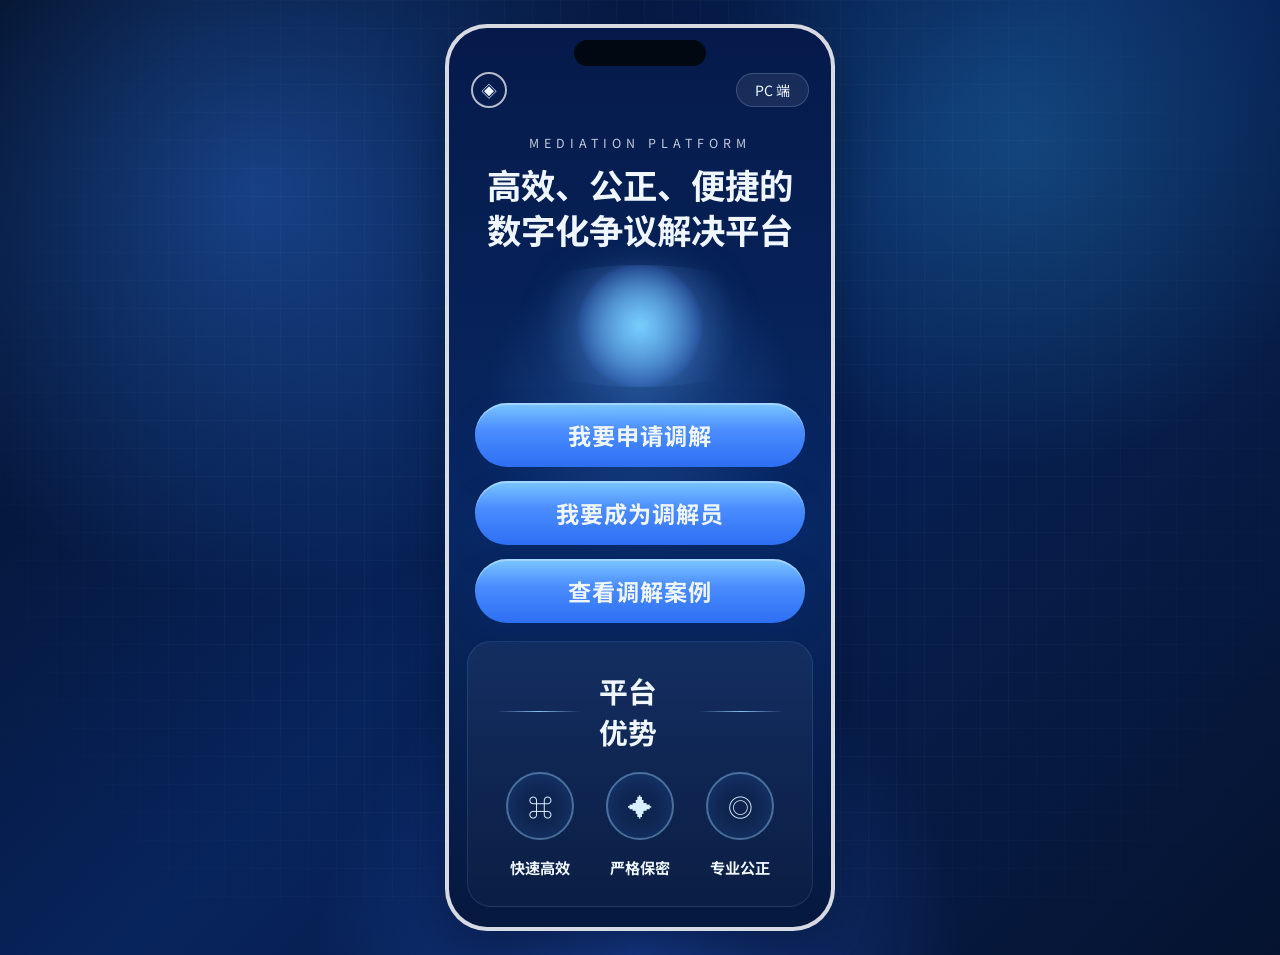
<file: platform-mobile.html>
<!DOCTYPE html>
<html lang="zh-CN">
<head>
  <meta charset="UTF-8">
  <meta name="viewport" content="width=device-width, initial-scale=1.0">
  <title>调解平台 H5 端</title>
  <link rel="preconnect" href="https://fonts.googleapis.com">
  <link rel="preconnect" href="https://fonts.gstatic.com" crossorigin>
  <link href="https://fonts.googleapis.com/css2?family=Noto+Sans+SC:wght@400;500;700;800&display=swap" rel="stylesheet">
  <link rel="stylesheet" href="./styles.css">
</head>
<body class="mobile-body">
  <main class="mobile-stage">
    <section class="phone-frame">
      <div class="phone-frame__notch"></div>

      <header class="mobile-topbar">
        <a class="mobile-logo" href="./index.html">◈</a>
        <a class="mobile-switch" href="./platform-pc.html">PC 端</a>
      </header>

      <section class="mobile-hero">
        <p class="mobile-hero__eyebrow">Mediation Platform</p>
        <h1>高效、公正、便捷的数字化争议解决平台</h1>
        <div class="mobile-portal"></div>
      </section>

      <section class="mobile-actions">
        <a href="#" class="mobile-action-btn">我要申请调解</a>
        <a href="#" class="mobile-action-btn">我要成为调解员</a>
        <a href="#" class="mobile-action-btn">查看调解案例</a>
      </section>

      <section class="mobile-advantages">
        <div class="section-title section-title--mobile">
          <span></span>
          <h2>平台优势</h2>
          <span></span>
        </div>
        <div class="mobile-adv-grid">
          <article class="mobile-adv-item">
            <div class="mobile-adv-item__icon">⌘</div>
            <strong>快速高效</strong>
          </article>
          <article class="mobile-adv-item">
            <div class="mobile-adv-item__icon">✦</div>
            <strong>严格保密</strong>
          </article>
          <article class="mobile-adv-item">
            <div class="mobile-adv-item__icon">◎</div>
            <strong>专业公正</strong>
          </article>
        </div>
      </section>
    </section>
  </main>
</body>
</html>
</file>
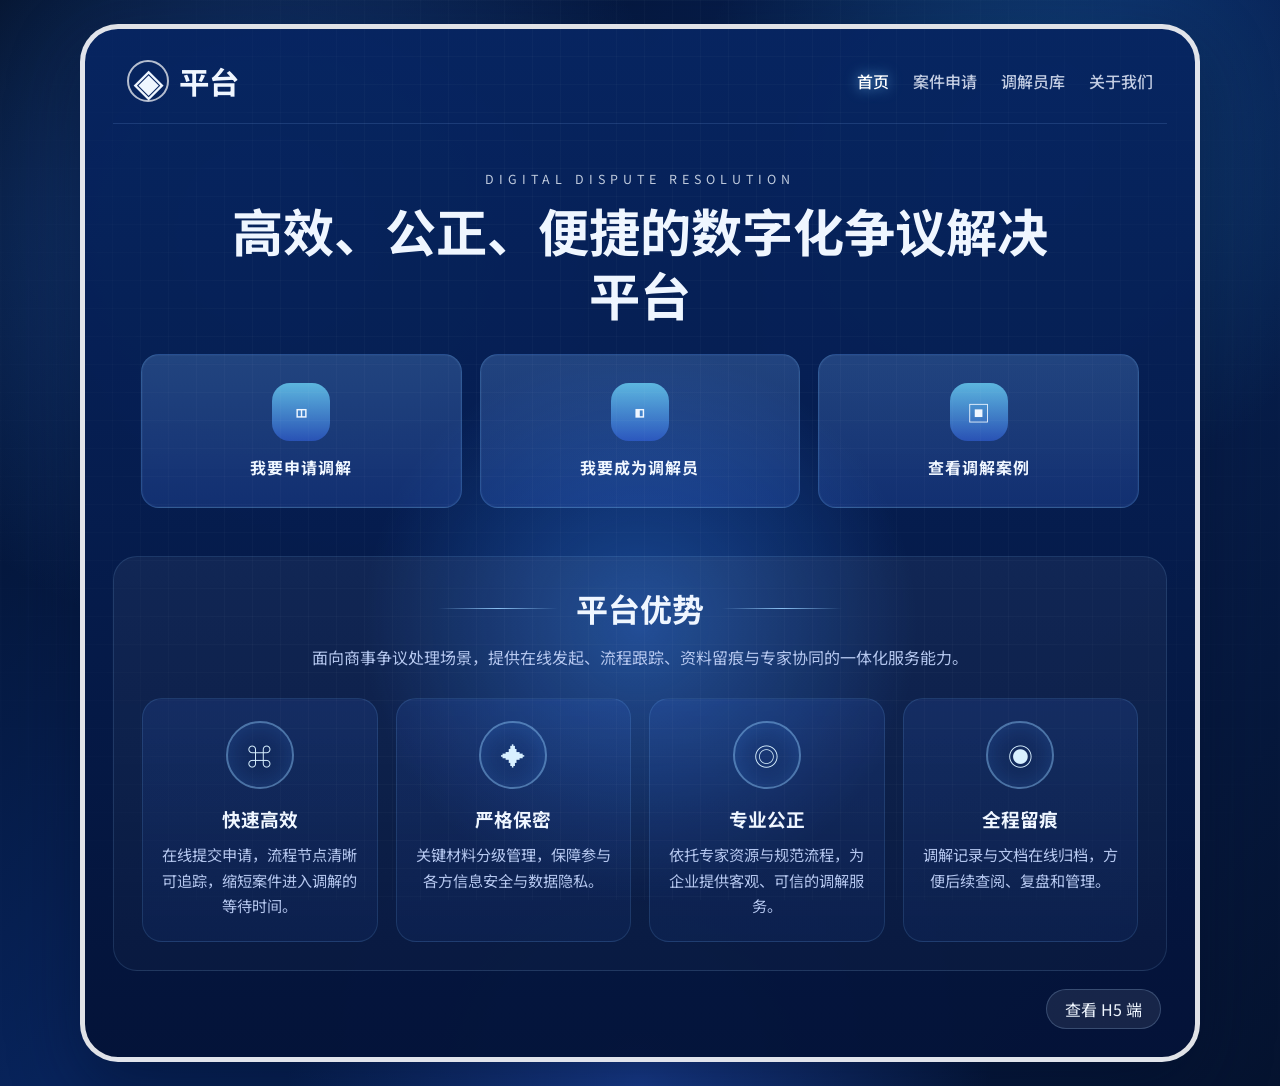
<file: platform-pc.html>
<!DOCTYPE html>
<html lang="zh-CN">
<head>
  <meta charset="UTF-8">
  <meta name="viewport" content="width=device-width, initial-scale=1.0">
  <title>调解平台 PC 端</title>
  <link rel="preconnect" href="https://fonts.googleapis.com">
  <link rel="preconnect" href="https://fonts.gstatic.com" crossorigin>
  <link href="https://fonts.googleapis.com/css2?family=Noto+Sans+SC:wght@400;500;700;800&display=swap" rel="stylesheet">
  <link rel="stylesheet" href="./styles.css">
</head>
<body class="platform-body">
  <main class="pc-page">
    <section class="pc-frame">
      <header class="pc-header">
        <a class="brand" href="./index.html">
          <span class="brand__mark">◈</span>
          <span>平台</span>
        </a>
        <nav class="pc-nav">
          <a href="./platform-pc.html" class="is-active">首页</a>
          <a href="#">案件申请</a>
          <a href="#">调解员库</a>
          <a href="#">关于我们</a>
        </nav>
      </header>

      <section class="pc-hero">
        <p class="pc-hero__eyebrow">Digital Dispute Resolution</p>
        <h1>高效、公正、便捷的数字化争议解决平台</h1>

        <div class="pc-actions">
          <a class="pc-action-card" href="./platform-mobile.html">
            <span class="pc-action-card__icon">◫</span>
            <strong>我要申请调解</strong>
          </a>
          <a class="pc-action-card" href="#">
            <span class="pc-action-card__icon">◧</span>
            <strong>我要成为调解员</strong>
          </a>
          <a class="pc-action-card" href="#">
            <span class="pc-action-card__icon">▣</span>
            <strong>查看调解案例</strong>
          </a>
        </div>
      </section>

      <section class="advantages">
        <div class="section-title">
          <span></span>
          <h2>平台优势</h2>
          <span></span>
        </div>
        <p class="advantages__intro">面向商事争议处理场景，提供在线发起、流程跟踪、资料留痕与专家协同的一体化服务能力。</p>

        <div class="advantage-grid">
          <article class="advantage-item">
            <div class="advantage-item__icon">⌘</div>
            <h3>快速高效</h3>
            <p>在线提交申请，流程节点清晰可追踪，缩短案件进入调解的等待时间。</p>
          </article>
          <article class="advantage-item">
            <div class="advantage-item__icon">✦</div>
            <h3>严格保密</h3>
            <p>关键材料分级管理，保障参与各方信息安全与数据隐私。</p>
          </article>
          <article class="advantage-item">
            <div class="advantage-item__icon">◎</div>
            <h3>专业公正</h3>
            <p>依托专家资源与规范流程，为企业提供客观、可信的调解服务。</p>
          </article>
          <article class="advantage-item">
            <div class="advantage-item__icon">◉</div>
            <h3>全程留痕</h3>
            <p>调解记录与文档在线归档，方便后续查阅、复盘和管理。</p>
          </article>
        </div>
      </section>

      <footer class="pc-footer">
        <a href="./platform-mobile.html">查看 H5 端</a>
      </footer>
    </section>
  </main>
</body>
</html>
</file>
<file: styles.css>
:root {
  --bg-deep: #041634;
  --bg-mid: #0d2f73;
  --bg-soft: #123f98;
  --card: rgba(7, 26, 68, 0.84);
  --card-soft: rgba(255, 255, 255, 0.08);
  --line: rgba(138, 196, 255, 0.35);
  --text: #eff6ff;
  --muted: #b5c7ef;
  --primary: #4b8dff;
  --primary-strong: #2f6ff1;
  --shadow: 0 24px 70px rgba(2, 14, 41, 0.45);
}

* {
  box-sizing: border-box;
}

html,
body {
  margin: 0;
  min-height: 100%;
  font-family: "Noto Sans SC", sans-serif;
  color: var(--text);
}

body {
  background:
    radial-gradient(circle at 20% 20%, rgba(54, 134, 255, 0.38), transparent 32%),
    radial-gradient(circle at 80% 15%, rgba(59, 194, 255, 0.22), transparent 25%),
    radial-gradient(circle at 50% 100%, rgba(45, 98, 224, 0.5), transparent 28%),
    linear-gradient(135deg, #020d22, #08245c 48%, #05132f 100%);
  overflow-x: hidden;
}

body::before {
  content: "";
  position: fixed;
  inset: 0;
  pointer-events: none;
  background-image:
    linear-gradient(rgba(255, 255, 255, 0.025) 1px, transparent 1px),
    linear-gradient(90deg, rgba(255, 255, 255, 0.025) 1px, transparent 1px);
  background-size: 28px 28px;
  mask-image: radial-gradient(circle at center, black 55%, transparent 100%);
}

a {
  color: inherit;
  text-decoration: none;
}

.landing-body,
.platform-body,
.mobile-body {
  display: grid;
  place-items: center;
  padding: 24px;
}

.landing-shell {
  position: relative;
  width: min(1200px, 100%);
  min-height: calc(100vh - 48px);
  display: grid;
  place-items: center;
}

.landing-device {
  position: absolute;
  width: min(88vw, 920px);
  height: min(62vw, 560px);
  border-radius: 40px;
  background:
    linear-gradient(145deg, rgba(12, 22, 52, 0.92), rgba(6, 21, 57, 0.64)),
    linear-gradient(90deg, rgba(255, 255, 255, 0.12), rgba(255, 255, 255, 0));
  border: 1px solid rgba(255, 255, 255, 0.08);
  box-shadow: var(--shadow);
  transform: rotate(-8deg) translate(-8%, -4%);
}

.landing-device::before {
  content: "";
  position: absolute;
  inset: 24px;
  border-radius: 28px;
  background:
    linear-gradient(90deg, rgba(8, 24, 58, 0.98) 0 19%, transparent 19%),
    radial-gradient(circle at 65% 40%, rgba(73, 140, 255, 0.35), transparent 24%),
    linear-gradient(180deg, rgba(255, 255, 255, 0.94), rgba(231, 240, 255, 0.9));
}

.landing-device::after {
  content: "";
  position: absolute;
  left: 52px;
  top: 70px;
  width: 120px;
  height: 280px;
  border-radius: 18px;
  background:
    linear-gradient(rgba(255, 255, 255, 0.08) 0 0) 24px 20px / 72px 10px no-repeat,
    linear-gradient(rgba(255, 255, 255, 0.08) 0 0) 24px 52px / 72px 10px no-repeat,
    linear-gradient(rgba(255, 255, 255, 0.08) 0 0) 24px 84px / 72px 10px no-repeat,
    linear-gradient(rgba(73, 141, 255, 0.9) 0 0) 12px 132px / 96px 28px no-repeat;
}

.service-card {
  position: relative;
  width: min(760px, 100%);
  padding: 0 0 28px;
  border-radius: 30px;
  background: linear-gradient(180deg, rgba(255, 255, 255, 0.98), rgba(240, 246, 255, 0.96));
  color: #0d265c;
  box-shadow: 0 26px 70px rgba(8, 25, 73, 0.28);
  overflow: hidden;
}

.service-card__glow {
  position: absolute;
  inset: 0;
  background:
    radial-gradient(circle at 20% 24%, rgba(84, 210, 255, 0.25), transparent 16%),
    radial-gradient(circle at 84% 24%, rgba(103, 169, 255, 0.24), transparent 16%);
  pointer-events: none;
}

.service-card__hero {
  position: relative;
  padding: 46px 48px 112px;
  background:
    radial-gradient(circle at 50% 100%, rgba(111, 184, 255, 0.28), transparent 32%),
    linear-gradient(135deg, #1165ff, #1f8fff 52%, #2d62ff 100%);
  color: #fff;
}

.service-card__hero h1 {
  margin: 10px 0 14px;
  font-size: clamp(2.3rem, 4vw, 3.6rem);
  font-weight: 800;
  letter-spacing: 2px;
  text-align: center;
}

.service-card__eyebrow,
.pc-hero__eyebrow,
.mobile-hero__eyebrow {
  margin: 0;
  text-align: center;
  text-transform: uppercase;
  letter-spacing: 0.4em;
  font-size: 0.78rem;
  opacity: 0.8;
}

.service-card__desc {
  max-width: 560px;
  margin: 0 auto;
  text-align: center;
  color: rgba(255, 255, 255, 0.84);
  line-height: 1.75;
}

.service-card__icon {
  position: absolute;
  width: 88px;
  height: 88px;
  border-radius: 24px;
  background: linear-gradient(180deg, rgba(160, 231, 255, 0.85), rgba(65, 130, 255, 0.24));
  box-shadow: inset 0 0 0 1px rgba(255, 255, 255, 0.16);
}

.service-card__icon::before,
.service-card__icon::after {
  content: "";
  position: absolute;
  left: 50%;
  transform: translateX(-50%);
  background: rgba(255, 255, 255, 0.82);
  border-radius: 999px;
}

.service-card__icon::before {
  top: 20px;
  width: 42px;
  height: 8px;
  box-shadow: 0 16px 0 rgba(255, 255, 255, 0.8), 0 32px 0 rgba(255, 255, 255, 0.7);
}

.service-card__icon::after {
  bottom: -12px;
  width: 70px;
  height: 14px;
  opacity: 0.35;
}

.service-card__icon--left {
  left: 48px;
  bottom: 28px;
  transform: perspective(120px) rotateY(20deg);
}

.service-card__icon--right {
  right: 48px;
  bottom: 28px;
  transform: perspective(120px) rotateY(-20deg);
}

.service-actions {
  position: relative;
  margin: -68px auto 0;
  width: calc(100% - 64px);
  display: grid;
  grid-template-columns: repeat(2, minmax(0, 1fr));
  gap: 22px;
}

.service-action {
  display: grid;
  justify-items: center;
  gap: 20px;
  padding: 34px 24px 28px;
  border-radius: 24px;
  background: #fff;
  box-shadow: 0 16px 36px rgba(25, 71, 151, 0.16);
  transition: transform 0.25s ease, box-shadow 0.25s ease;
}

.service-action:hover,
.portal-button:hover,
.pc-action-card:hover,
.mobile-action-btn:hover,
.pc-footer a:hover,
.mobile-switch:hover {
  transform: translateY(-3px);
}

.service-action__icon {
  display: grid;
  place-items: center;
  width: 64px;
  height: 64px;
  border-radius: 20px;
  background: linear-gradient(180deg, #66b9ff, #2f6ff1);
  color: #fff;
  font-size: 1.7rem;
  box-shadow: inset 0 0 0 1px rgba(255, 255, 255, 0.18);
}

.service-action strong,
.portal-button,
.pc-action-card strong,
.mobile-action-btn {
  font-weight: 700;
  letter-spacing: 1px;
}

.service-action strong,
.portal-button {
  display: inline-flex;
  align-items: center;
  justify-content: center;
  min-height: 54px;
  min-width: 186px;
  padding: 0 28px;
  border-radius: 999px;
  background: linear-gradient(180deg, #4589ff, #2d6ef1);
  color: #fff;
  box-shadow: 0 12px 24px rgba(47, 111, 241, 0.24);
}

.portal-button {
  display: flex;
  width: fit-content;
  margin: 28px auto 0;
}

.qr-panel {
  display: flex;
  align-items: center;
  gap: 22px;
  width: calc(100% - 64px);
  margin: 24px auto 0;
  padding: 18px 20px;
  border-radius: 24px;
  background: linear-gradient(180deg, rgba(49, 112, 241, 0.08), rgba(49, 112, 241, 0.02));
  border: 1px solid rgba(74, 132, 255, 0.14);
}

.qr-panel__image {
  width: 112px;
  height: 112px;
  flex: 0 0 auto;
  padding: 8px;
  border-radius: 16px;
  background: #fff;
  box-shadow: 0 10px 24px rgba(25, 71, 151, 0.1);
}

.qr-panel__content h2 {
  margin: 0 0 8px;
  color: #15306e;
  font-size: 1.2rem;
}

.qr-panel__content p {
  margin: 0;
  color: #5570a6;
  line-height: 1.7;
}

.pc-page {
  width: min(1380px, 100%);
  min-height: calc(100vh - 48px);
  display: grid;
  place-items: center;
}

.pc-frame {
  width: min(1120px, 100%);
  padding: 18px 28px 24px;
  border: 5px solid rgba(255, 255, 255, 0.88);
  border-radius: 38px;
  background:
    radial-gradient(circle at 50% 58%, rgba(55, 138, 255, 0.4), transparent 34%),
    linear-gradient(180deg, rgba(7, 37, 97, 0.96), rgba(4, 19, 56, 0.96));
  box-shadow: var(--shadow);
}

.pc-header {
  display: flex;
  align-items: center;
  justify-content: space-between;
  padding: 12px 14px 20px;
  border-bottom: 1px solid rgba(140, 188, 255, 0.16);
}

.brand {
  display: inline-flex;
  gap: 10px;
  align-items: center;
  font-size: 1.9rem;
  font-weight: 700;
}

.brand__mark,
.mobile-logo {
  display: grid;
  place-items: center;
  width: 42px;
  height: 42px;
  border-radius: 50%;
  border: 2px solid rgba(255, 255, 255, 0.7);
}

.pc-nav {
  display: flex;
  flex-wrap: wrap;
  gap: 24px;
}

.pc-nav a {
  color: rgba(235, 242, 255, 0.82);
  font-weight: 500;
}

.pc-nav a.is-active {
  color: #fff;
  text-shadow: 0 0 14px rgba(112, 197, 255, 0.8);
}

.pc-hero {
  padding: 46px 28px 30px;
  text-align: center;
}

.pc-hero h1 {
  margin: 10px auto 28px;
  max-width: 860px;
  font-size: clamp(2.2rem, 4vw, 3.6rem);
  line-height: 1.25;
}

.pc-actions {
  display: grid;
  grid-template-columns: repeat(3, minmax(0, 1fr));
  gap: 18px;
}

.pc-action-card {
  padding: 28px 20px;
  border-radius: 18px;
  background:
    linear-gradient(180deg, rgba(99, 167, 255, 0.22), rgba(29, 80, 195, 0.26)),
    rgba(255, 255, 255, 0.04);
  border: 1px solid rgba(123, 196, 255, 0.2);
  box-shadow: inset 0 0 0 1px rgba(255, 255, 255, 0.03);
  display: grid;
  gap: 14px;
  justify-items: center;
}

.pc-action-card__icon {
  width: 58px;
  height: 58px;
  border-radius: 18px;
  display: grid;
  place-items: center;
  font-size: 1.45rem;
  background: linear-gradient(180deg, rgba(113, 221, 255, 0.75), rgba(60, 112, 255, 0.45));
}

.advantages,
.mobile-advantages {
  margin-top: 18px;
  padding: 28px;
  border-radius: 24px;
  background: linear-gradient(180deg, rgba(255, 255, 255, 0.05), rgba(255, 255, 255, 0.025));
  border: 1px solid rgba(133, 197, 255, 0.14);
}

.section-title {
  display: flex;
  align-items: center;
  justify-content: center;
  gap: 18px;
}

.section-title span {
  width: 120px;
  max-width: 18vw;
  height: 1px;
  background: linear-gradient(90deg, transparent, rgba(149, 206, 255, 0.9), transparent);
}

.section-title h2 {
  margin: 0;
  font-size: 2rem;
}

.advantages__intro {
  max-width: 760px;
  margin: 12px auto 0;
  color: var(--muted);
  text-align: center;
  line-height: 1.8;
}

.advantage-grid {
  margin-top: 26px;
  display: grid;
  grid-template-columns: repeat(4, minmax(0, 1fr));
  gap: 18px;
}

.advantage-item {
  padding: 22px 18px;
  text-align: center;
  border-radius: 20px;
  background: linear-gradient(180deg, rgba(69, 124, 255, 0.12), rgba(18, 44, 101, 0.32));
  border: 1px solid rgba(125, 194, 255, 0.14);
}

.advantage-item__icon,
.mobile-adv-item__icon {
  width: 68px;
  height: 68px;
  margin: 0 auto 16px;
  border-radius: 50%;
  display: grid;
  place-items: center;
  font-size: 1.55rem;
  color: #d8f0ff;
  border: 2px solid rgba(145, 205, 255, 0.45);
  box-shadow: inset 0 0 24px rgba(71, 147, 255, 0.18);
}

.advantage-item h3 {
  margin: 0 0 10px;
}

.advantage-item p {
  margin: 0;
  color: var(--muted);
  line-height: 1.7;
  font-size: 0.95rem;
}

.pc-footer {
  padding: 18px 6px 4px;
  text-align: right;
}

.pc-footer a,
.mobile-switch {
  display: inline-flex;
  align-items: center;
  justify-content: center;
  min-height: 40px;
  padding: 0 18px;
  border-radius: 999px;
  background: rgba(255, 255, 255, 0.08);
  border: 1px solid rgba(173, 214, 255, 0.22);
}

.mobile-stage {
  width: min(100%, 460px);
  min-height: calc(100vh - 48px);
  display: grid;
  place-items: center;
}

.phone-frame {
  position: relative;
  width: min(100%, 390px);
  padding: 18px 18px 20px;
  border-radius: 42px;
  background:
    radial-gradient(circle at 50% 42%, rgba(89, 166, 255, 0.3), transparent 28%),
    linear-gradient(180deg, #051a4a, #082863 56%, #06183e);
  border: 4px solid rgba(255, 255, 255, 0.84);
  box-shadow: 0 24px 60px rgba(2, 15, 44, 0.58);
}

.phone-frame__notch {
  position: absolute;
  top: 12px;
  left: 50%;
  transform: translateX(-50%);
  width: 132px;
  height: 26px;
  border-radius: 20px;
  background: #010812;
}

.mobile-topbar {
  display: flex;
  justify-content: space-between;
  align-items: center;
  padding: 26px 4px 8px;
}

.mobile-logo {
  width: 36px;
  height: 36px;
  font-size: 1rem;
}

.mobile-switch {
  min-height: 34px;
  font-size: 0.88rem;
}

.mobile-hero {
  text-align: center;
  padding: 18px 8px 16px;
}

.mobile-hero h1 {
  margin: 10px 0 14px;
  font-size: 2.15rem;
  line-height: 1.3;
}

.mobile-portal {
  width: 100%;
  height: 122px;
  margin-top: 8px;
  border-radius: 50%;
  background:
    radial-gradient(circle at center, rgba(122, 211, 255, 0.95), rgba(83, 133, 255, 0.14) 34%, transparent 36%),
    radial-gradient(circle at center, rgba(107, 172, 255, 0.3), transparent 56%);
  filter: drop-shadow(0 0 18px rgba(95, 178, 255, 0.5));
}

.mobile-actions {
  display: grid;
  gap: 14px;
  padding: 0 8px;
}

.mobile-action-btn {
  min-height: 64px;
  padding: 0 24px;
  border-radius: 999px;
  background:
    linear-gradient(180deg, #7bc7ff, #4b8dff 42%, #2d6ff2 100%);
  box-shadow: inset 0 2px 0 rgba(255, 255, 255, 0.3), 0 12px 24px rgba(8, 42, 115, 0.36);
  display: flex;
  align-items: center;
  justify-content: center;
  font-size: 1.45rem;
}

.section-title--mobile h2 {
  font-size: 1.8rem;
}

.mobile-adv-grid {
  margin-top: 20px;
  display: grid;
  grid-template-columns: repeat(3, minmax(0, 1fr));
  gap: 12px;
}

.mobile-adv-item {
  text-align: center;
  color: var(--text);
}

.mobile-adv-item strong {
  display: block;
  font-size: 0.95rem;
}

@media (max-width: 1024px) {
  .pc-actions,
  .advantage-grid {
    grid-template-columns: repeat(2, minmax(0, 1fr));
  }
}

@media (max-width: 768px) {
  .landing-device {
    display: none;
  }

  .service-card {
    width: 100%;
  }

  .service-card__hero {
    padding: 40px 24px 108px;
  }

  .service-card__icon {
    display: none;
  }

  .service-actions {
    width: calc(100% - 32px);
    grid-template-columns: 1fr;
    gap: 16px;
  }

  .qr-panel {
    width: calc(100% - 32px);
    flex-direction: column;
    text-align: center;
  }

  .pc-frame {
    padding: 18px 16px 18px;
    border-width: 3px;
  }

  .pc-header {
    flex-direction: column;
    gap: 14px;
    align-items: flex-start;
  }

  .pc-hero {
    padding: 36px 8px 12px;
  }

  .pc-actions,
  .advantage-grid {
    grid-template-columns: 1fr;
  }

  .advantages,
  .mobile-advantages {
    padding: 22px 16px;
  }

  .mobile-hero h1 {
    font-size: 1.76rem;
  }

  .mobile-action-btn {
    font-size: 1.18rem;
  }
}
</file>
